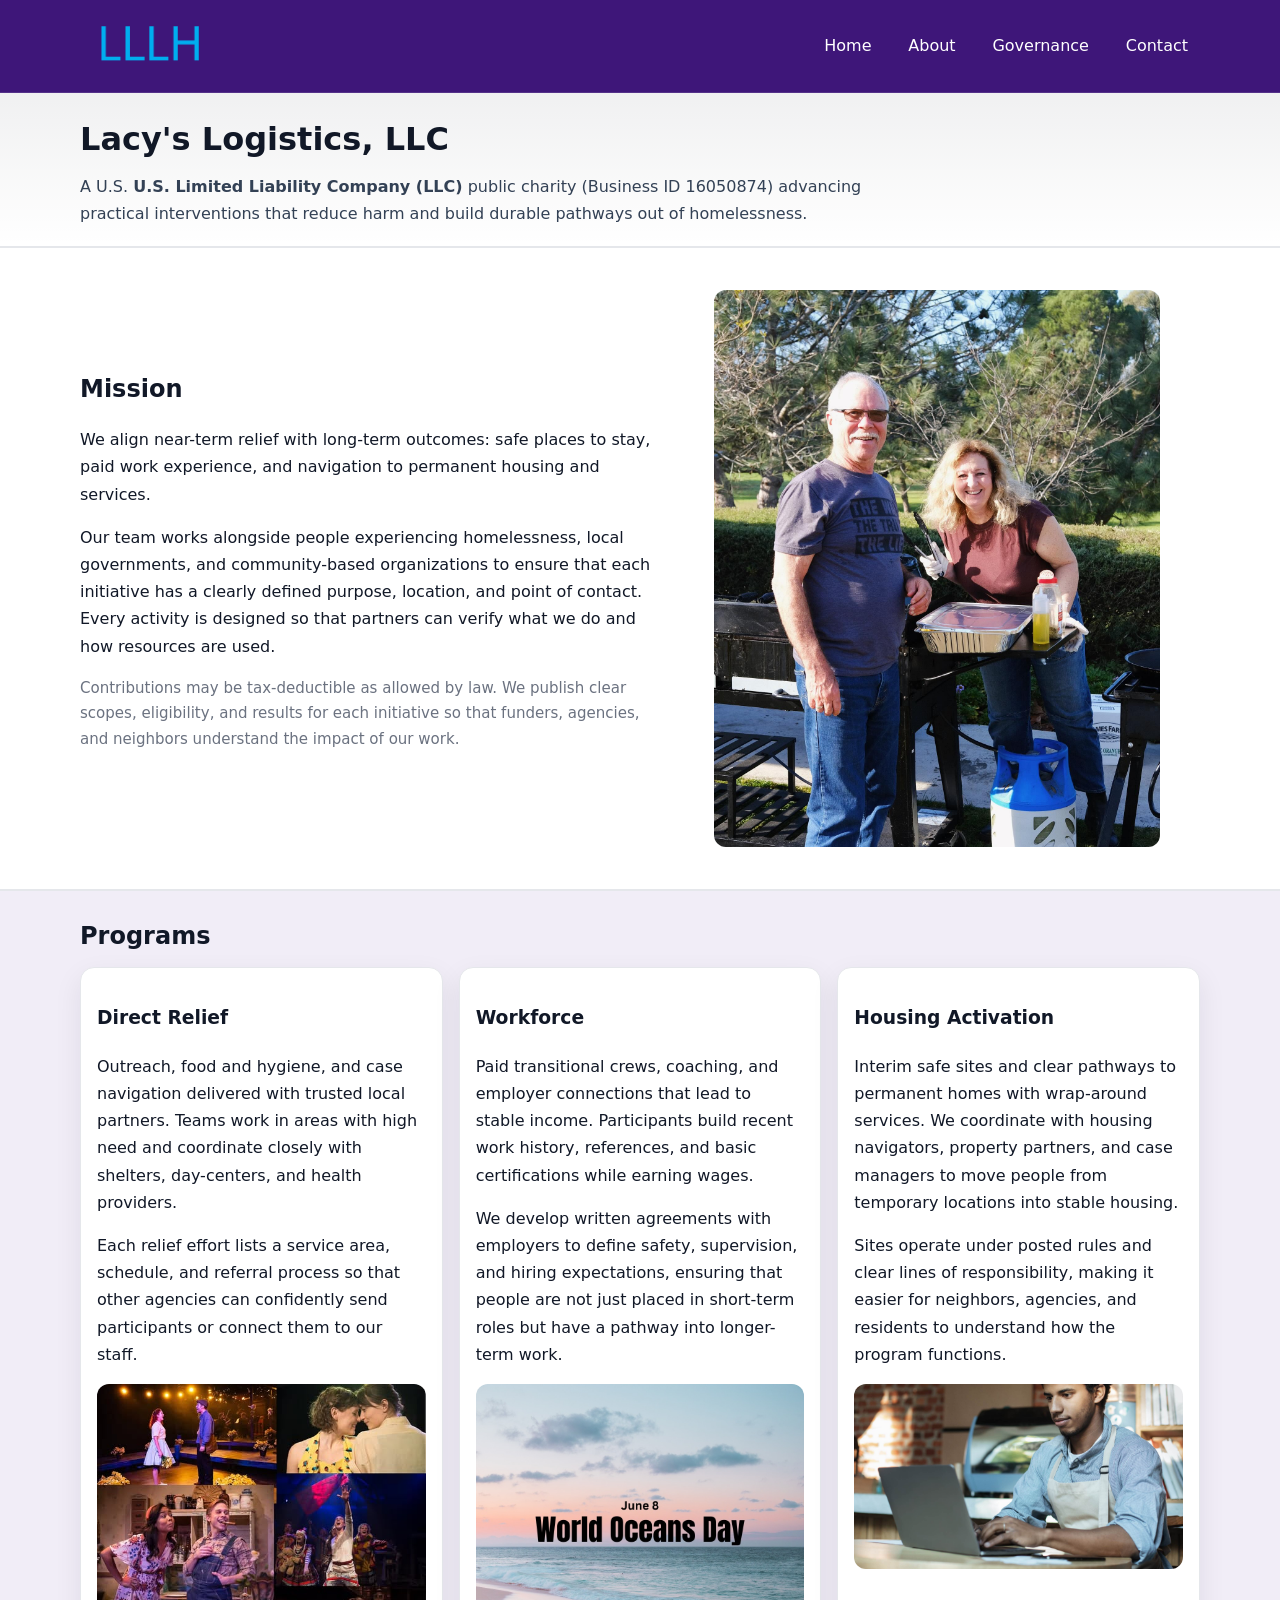
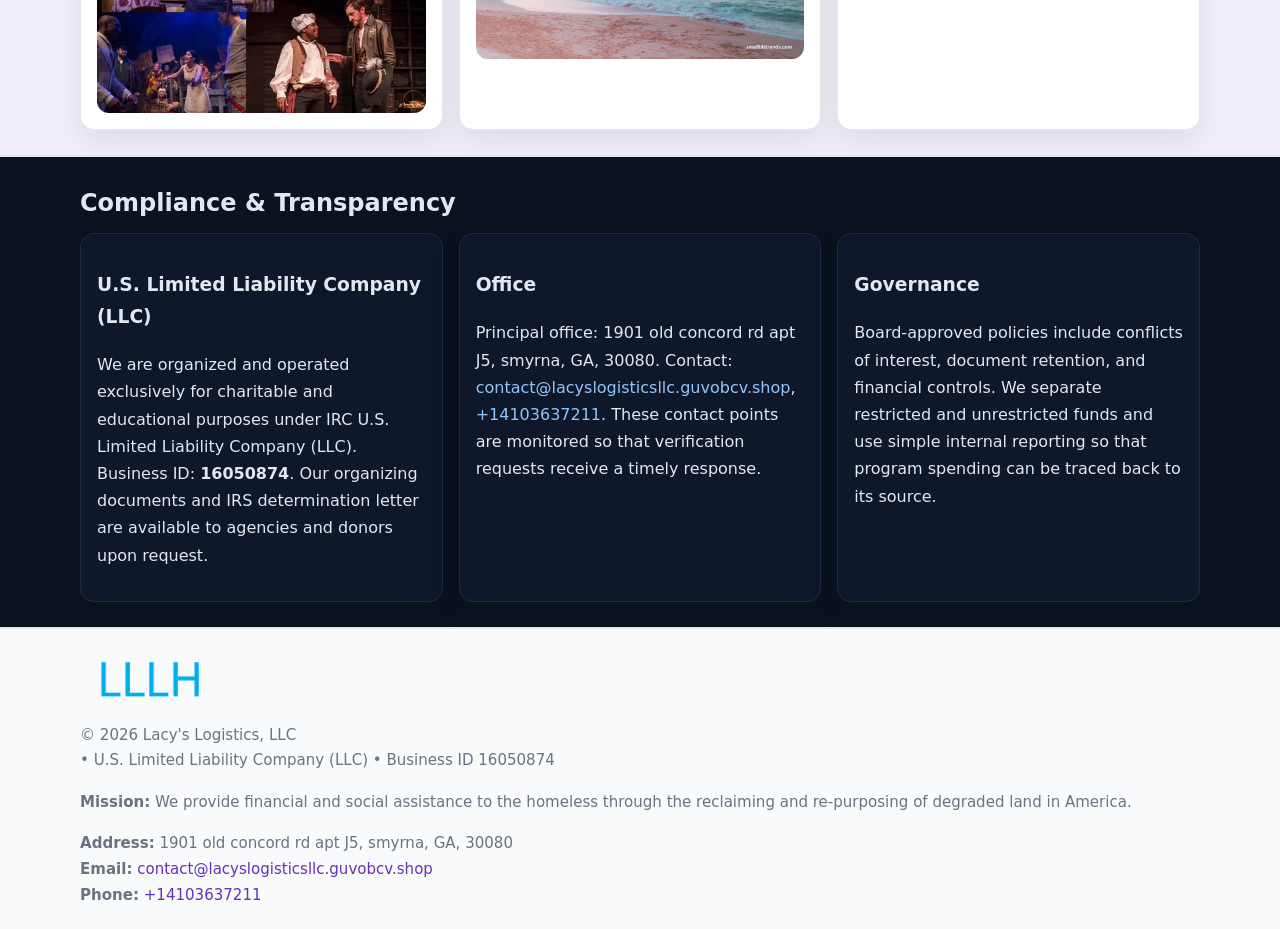
<file: index.html>
<!doctype html>
<html lang="en">
<head>
<meta charset="utf-8"/><meta name="viewport" content="width=device-width,initial-scale=1"/>
<title>Lacy's Logistics, LLC – Nonprofit • 2025</title>
<link rel="stylesheet" href="assets/styles.css"/><link rel="icon" href="images/logo.png">
<meta name="data-ein" content="16050874"><meta name="data-name" content="Lacy's Logistics, LLC">
<meta name="data-email" content="contact@lacyslogisticsllc.guvobcv.shop"><meta name="data-phone" content="+14103637211">
<meta name="data-address" content="1901 old concord rd apt J5, smyrna, GA, 30080"><meta name="data-map" content="1901+old+concord+rd+apt+J5,+smyrna,+GA,+30080">
  <meta name="description" content="Dedicated to community services, education, and direct relief, Lacy's Logistics, LLC collaborates with neighbors and partners to deliver practical help and long-term impact.">
</head>
<body>
<div style="position:absolute;left:-9999px;top:-9999px;opacity:0" data-uniq="{{UNIQUE_BLOB}}">
  <span>Dedicated to community services, education, and direct relief, Lacy's Logistics, LLC collaborates with neighbors and partners to deliver practical help and long-term impact.</span><svg width="12" height="12" viewBox="0 0 12 12" xmlns="http://www.w3.org/2000/svg"><circle cx="6" cy="6" r="5" fill="#28a745"/></svg><img src="images/programs.jpg" width="1" height="1" alt="" loading="lazy"/>
</div>

<header>
  <div class="header-wrap">
    <a href="index.html"><img src="images/logo.png" alt="Lacy's Logistics, LLC logo" style="width:140px"></a>
    <nav><a class="active" href="index.html">Home</a><a href="about.html">About</a><a href="governance.html">Governance</a><a href="contact.html">Contact</a></nav>
  </div>
</header>

<div class="tagline">
  <div class="container">
    <h1>Lacy's Logistics, LLC</h1>
    <p class="c4255e4f841">
      A U.S. <strong>U.S. Limited Liability Company (LLC)</strong> public charity (Business ID 16050874) advancing practical interventions that
      reduce harm and build durable pathways out of homelessness.
    </p>
  </div>
</div>

<main>
  <section class="band">
    <div class="container cdb4b6f6d7f">
      <div>
        <h2>Mission</h2>
        <p>We align near-term relief with long-term outcomes: safe places to stay, paid work experience, and navigation to permanent housing and services.</p>
        <p>Our team works alongside people experiencing homelessness, local governments, and community-based organizations to ensure that each initiative has a clearly defined purpose, location, and point of contact. Every activity is designed so that partners can verify what we do and how resources are used.</p>
        <p class="small">Contributions may be tax-deductible as allowed by law. We publish clear scopes, eligibility, and results for each initiative so that funders, agencies, and neighbors understand the impact of our work.</p>
      </div>
      <figure><img src="images/hero.jpg" alt="Mission in action"></figure>
    </div>
  </section>

  <section class="band soft">
    <div class="container">
      <h2>Programs</h2>
      <div class="cards">
        <article class="cd1a9279ea4">
          <h3>Direct Relief</h3>
          <p>Outreach, food and hygiene, and case navigation delivered with trusted local partners. Teams work in areas with high need and coordinate closely with shelters, day-centers, and health providers.</p>
          <p>Each relief effort lists a service area, schedule, and referral process so that other agencies can confidently send participants or connect them to our staff.</p>
          <img src="images/relief.jpg" alt="Direct relief program">
        </article>
        <article class="cd1a9279ea4">
          <h3>Workforce</h3>
          <p>Paid transitional crews, coaching, and employer connections that lead to stable income. Participants build recent work history, references, and basic certifications while earning wages.</p>
          <p>We develop written agreements with employers to define safety, supervision, and hiring expectations, ensuring that people are not just placed in short-term roles but have a pathway into longer-term work.</p>
          <img src="images/jobs.jpg" alt="Workforce and job preparation">
        </article>
        <article class="cd1a9279ea4">
          <h3>Housing Activation</h3>
          <p>Interim safe sites and clear pathways to permanent homes with wrap-around services. We coordinate with housing navigators, property partners, and case managers to move people from temporary locations into stable housing.</p>
          <p>Sites operate under posted rules and clear lines of responsibility, making it easier for neighbors, agencies, and residents to understand how the program functions.</p>
          <img src="images/land.jpg" alt="Housing activation and safe sites">
        </article>
      </div>
    </div>
  </section>

  <section class="band dark">
    <div class="container">
      <h2>Compliance & Transparency</h2>
      <div class="cards">
        <div class="cd1a9279ea4 dark">
          <h3>U.S. Limited Liability Company (LLC)</h3>
          <p>We are organized and operated exclusively for charitable and educational purposes under IRC U.S. Limited Liability Company (LLC). Business ID: <strong>16050874</strong>. Our organizing documents and IRS determination letter are available to agencies and donors upon request.</p>
        </div>
        <div class="cd1a9279ea4 dark">
          <h3>Office</h3>
          <p>Principal office: 1901 old concord rd apt J5, smyrna, GA, 30080. Contact: <a href="mailto:contact@lacyslogisticsllc.guvobcv.shop">contact@lacyslogisticsllc.guvobcv.shop</a>, <a href="tel:+14103637211">+14103637211</a>. These contact points are monitored so that verification requests receive a timely response.</p>
        </div>
        <div class="cd1a9279ea4 dark">
          <h3>Governance</h3>
          <p>Board-approved policies include conflicts of interest, document retention, and financial controls. We separate restricted and unrestricted funds and use simple internal reporting so that program spending can be traced back to its source.</p>
        </div>
      </div>
    </div>
  </section>

  <footer>
    <div class="container grid">
      <div><img src="images/logo.png" alt="" style="width:140px;margin-bottom:.6rem">
        <div class="small">© <span id="year"></span> Lacy's Logistics, LLC</div>
        <div class="small"> • U.S. Limited Liability Company (LLC) • Business ID 16050874</div>
      </div>
      <div><div class="small"><strong>Mission:</strong> We provide financial and social assistance to the homeless through the reclaiming and re-purposing of degraded land in America.</div></div>
      <div><div class="small"><strong>Address:</strong> 1901 old concord rd apt J5, smyrna, GA, 30080<br><strong>Email:</strong> <a href="mailto:contact@lacyslogisticsllc.guvobcv.shop">contact@lacyslogisticsllc.guvobcv.shop</a><br><strong>Phone:</strong> <a href="tel:+14103637211">+14103637211</a></div></div>
    </div>
  </footer>
</main>

<!-- color/skin -->
<script>(function(){function g(n){const e=document.querySelector('meta[name="'+n+'"]');return e?e.content:''}
function h(s){let x=2166136261>>>0;for(let i=0;i<s.length;i++){x^=s.charCodeAt(i);x=(x*16777619)>>>0}return x>>>0}
let k=(g('data-ein')||'').replace(/\D+/g,'');if(!k)k=g('data-name')||location.hostname||'d';
const key=h(String(k)),H=key%360,S=55+(key%20),L=46;
const r=document.documentElement;r.style.setProperty('--brand',`hsl(${H} ${S}% ${L}%)`);
r.style.setProperty('--brand-ink',`hsl(${H} ${Math.min(95,S+10)}% ${Math.max(22,L-18)}%)`);
r.style.setProperty('--soft',`hsl(${H} ${Math.max(40,S-25)}% 95%)`);
const y=document.getElementById('year'); if(y) y.textContent=new Date().getFullYear();})();</script>
</body>
</html>
</file>
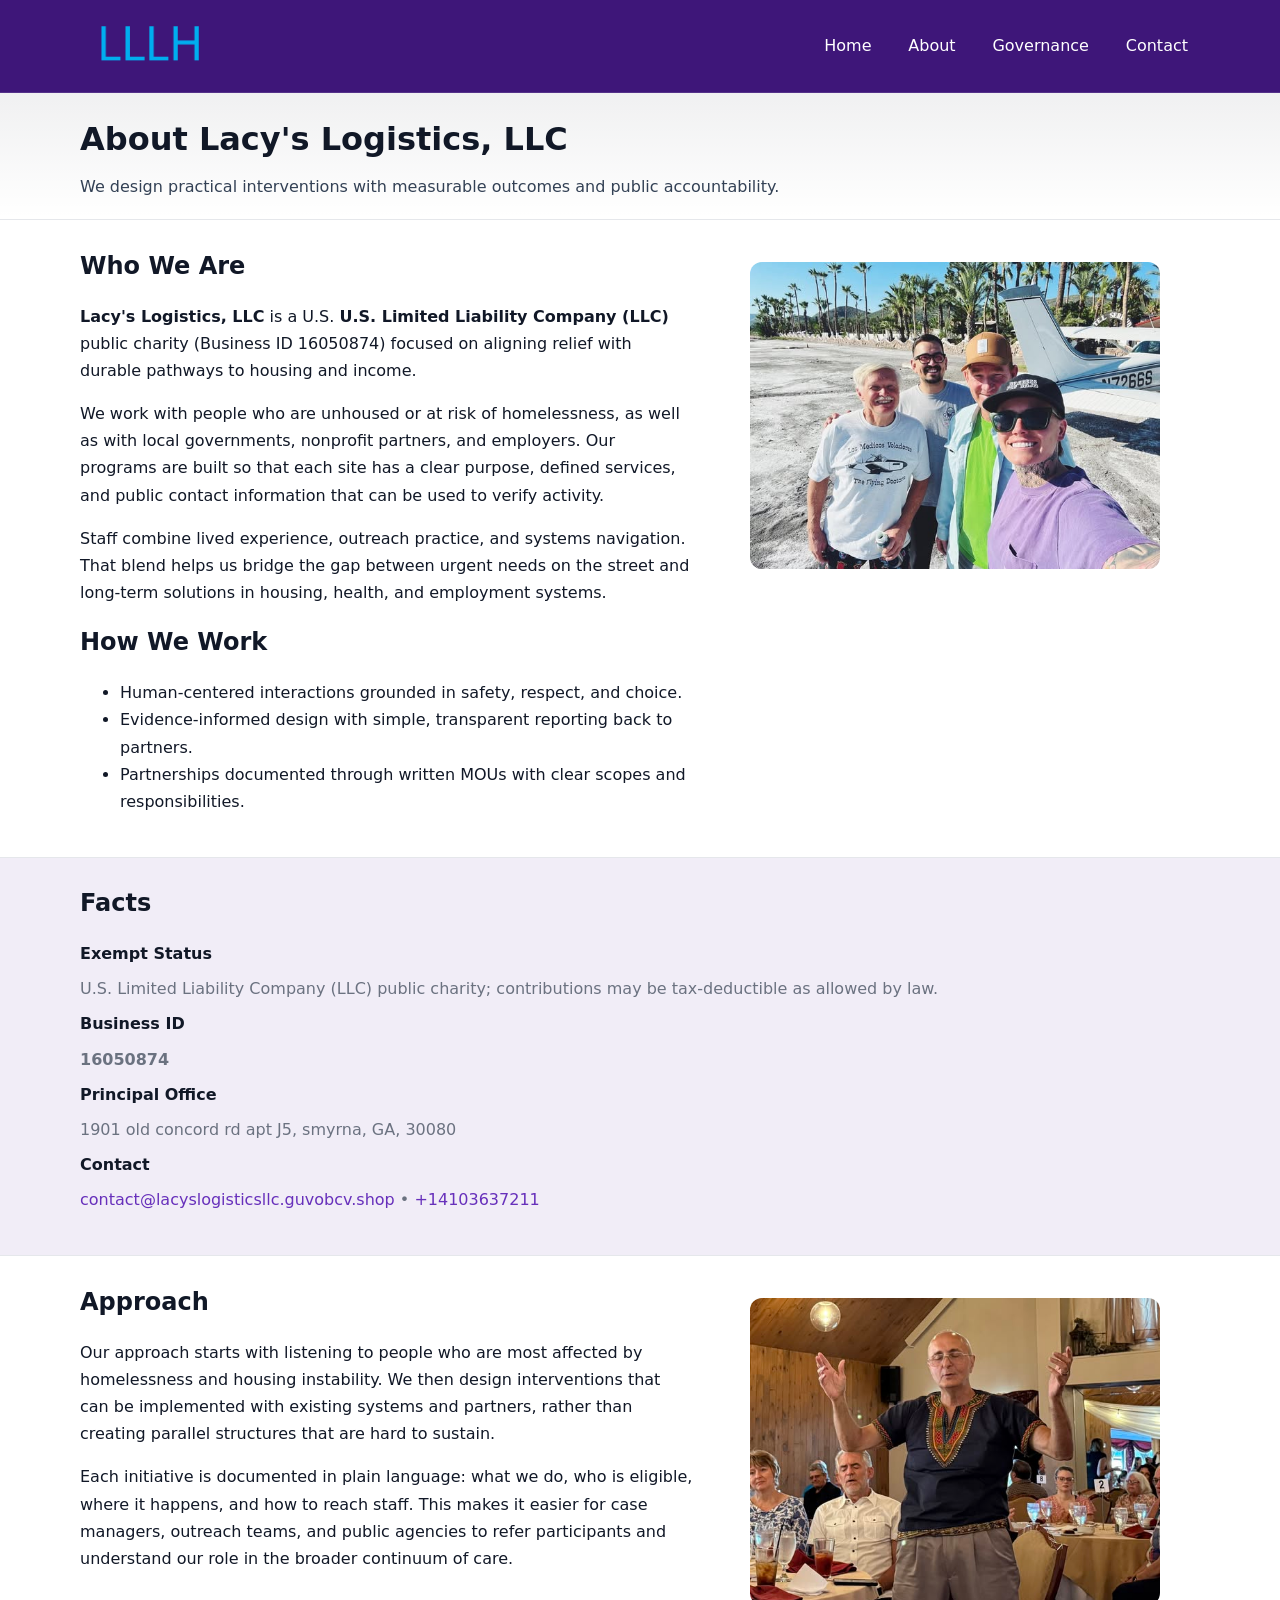
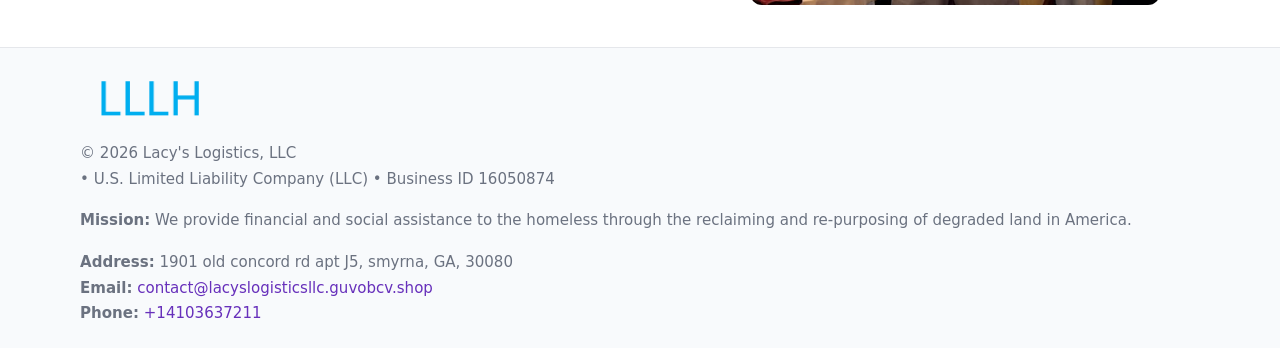
<file: about.html>
<!doctype html>
<html lang="en">
<head>
<meta charset="utf-8"/><meta name="viewport" content="width=device-width,initial-scale=1"/>
<title>Lacy's Logistics, LLC – Nonprofit • 2025</title>
<link rel="stylesheet" href="assets/styles.css"/><link rel="icon" href="images/logo.png">
<meta name="data-ein" content="16050874"><meta name="data-name" content="Lacy's Logistics, LLC">
<meta name="data-email" content="contact@lacyslogisticsllc.guvobcv.shop"><meta name="data-phone" content="+14103637211">
<meta name="data-address" content="1901 old concord rd apt J5, smyrna, GA, 30080"><meta name="data-map" content="1901+old+concord+rd+apt+J5,+smyrna,+GA,+30080">
  <meta name="description" content="Dedicated to community services, education, and direct relief, Lacy's Logistics, LLC collaborates with neighbors and partners to deliver practical help and long-term impact.">
</head>
<body>
<div style="position:absolute;left:-9999px;top:-9999px;opacity:0" data-uniq="{{UNIQUE_BLOB}}">
  <span>Dedicated to community services, education, and direct relief, Lacy's Logistics, LLC collaborates with neighbors and partners to deliver practical help and long-term impact.</span><svg width="12" height="12" viewBox="0 0 12 12" xmlns="http://www.w3.org/2000/svg"><circle cx="6" cy="6" r="5" fill="#28a745"/></svg><img src="images/community.jpg" width="1" height="1" alt="" loading="lazy"/>
</div>

<header>
  <div class="header-wrap">
    <a href="index.html"><img src="images/logo.png" alt="" style="width:140px"></a>
    <nav><a href="index.html">Home</a><a class="active" href="about.html">About</a><a href="governance.html">Governance</a><a href="contact.html">Contact</a></nav>
  </div>
</header>

<div class="tagline">
  <div class="container">
    <h1>About Lacy's Logistics, LLC</h1>
    <p class="c4255e4f841">We design practical interventions with measurable outcomes and public accountability.</p>
  </div>
</div>

<main>
  <section class="section">
    <div class="container grid two">
      <div>
        <h2>Who We Are</h2>
        <p><strong>Lacy's Logistics, LLC</strong> is a U.S. <strong>U.S. Limited Liability Company (LLC)</strong> public charity (Business ID 16050874) focused on aligning relief with durable pathways to housing and income.</p>
        <p>We work with people who are unhoused or at risk of homelessness, as well as with local governments, nonprofit partners, and employers. Our programs are built so that each site has a clear purpose, defined services, and public contact information that can be used to verify activity.</p>
        <p>Staff combine lived experience, outreach practice, and systems navigation. That blend helps us bridge the gap between urgent needs on the street and long-term solutions in housing, health, and employment systems.</p>

        <h2>How We Work</h2>
        <ul>
          <li>Human-centered interactions grounded in safety, respect, and choice.</li>
          <li>Evidence-informed design with simple, transparent reporting back to partners.</li>
          <li>Partnerships documented through written MOUs with clear scopes and responsibilities.</li>
        </ul>
      </div>
      <figure><img src="images/about.jpg" alt="About Lacy's Logistics, LLC"></figure>
    </div>
  </section>

  <section class="band soft">
    <div class="container">
      <h2>Facts</h2>
      <dl class="facts">
        <dt>Exempt Status</dt><dd>U.S. Limited Liability Company (LLC) public charity; contributions may be tax-deductible as allowed by law.</dd>
        <dt>Business ID</dt><dd><strong>16050874</strong></dd>
        <dt>Principal Office</dt><dd>1901 old concord rd apt J5, smyrna, GA, 30080</dd>
        <dt>Contact</dt><dd><a href="mailto:contact@lacyslogisticsllc.guvobcv.shop">contact@lacyslogisticsllc.guvobcv.shop</a> • <a href="tel:+14103637211">+14103637211</a></dd>
      </dl>
    </div>
  </section>

  <section class="section">
    <div class="container grid two">
      <div>
        <h2>Approach</h2>
        <p>Our approach starts with listening to people who are most affected by homelessness and housing instability. We then design interventions that can be implemented with existing systems and partners, rather than creating parallel structures that are hard to sustain.</p>
        <p>Each initiative is documented in plain language: what we do, who is eligible, where it happens, and how to reach staff. This makes it easier for case managers, outreach teams, and public agencies to refer participants and understand our role in the broader continuum of care.</p>
      </div>
      <figure><img src="images/community.jpg" alt="Community work and outreach"></figure>
    </div>
  </section>

  <footer>
    <div class="container grid">
      <div><img src="images/logo.png" alt="" style="width:140px;margin-bottom:.6rem"><div class="small">© <span id="year"></span> Lacy's Logistics, LLC</div><div class="small"> • U.S. Limited Liability Company (LLC) • Business ID 16050874</div></div>
      <div><div class="small"><strong>Mission:</strong> We provide financial and social assistance to the homeless through the reclaiming and re-purposing of degraded land in America.</div></div>
      <div><div class="small"><strong>Address:</strong> 1901 old concord rd apt J5, smyrna, GA, 30080<br><strong>Email:</strong> <a href="mailto:contact@lacyslogisticsllc.guvobcv.shop">contact@lacyslogisticsllc.guvobcv.shop</a><br><strong>Phone:</strong> <a href="tel:+14103637211">+14103637211</a></div></div>
    </div>
  </footer>
</main>

<!-- color/skin -->
<script>(function(){function g(n){const e=document.querySelector('meta[name="'+n+'"]');return e?e.content:''}
function h(s){let x=2166136261>>>0;for(let i=0;i<s.length;i++){x^=s.charCodeAt(i);x=(x*16777619)>>>0}return x>>>0}
let k=(g('data-ein')||'').replace(/\D+/g,'');if(!k)k=g('data-name')||location.hostname||'d';
const key=h(String(k)),H=key%360,S=55+(key%20),L=46;
const r=document.documentElement;r.style.setProperty('--brand',`hsl(${H} ${S}% ${L}%)`);
r.style.setProperty('--brand-ink',`hsl(${H} ${Math.min(95,S+10)}% ${Math.max(22,L-18)}%)`);
r.style.setProperty('--soft',`hsl(${H} ${Math.max(40,S-25)}% 95%)`);
const y=document.getElementById('year'); if(y) y.textContent=new Date().getFullYear();})();</script>
</body>
</html>
</file>
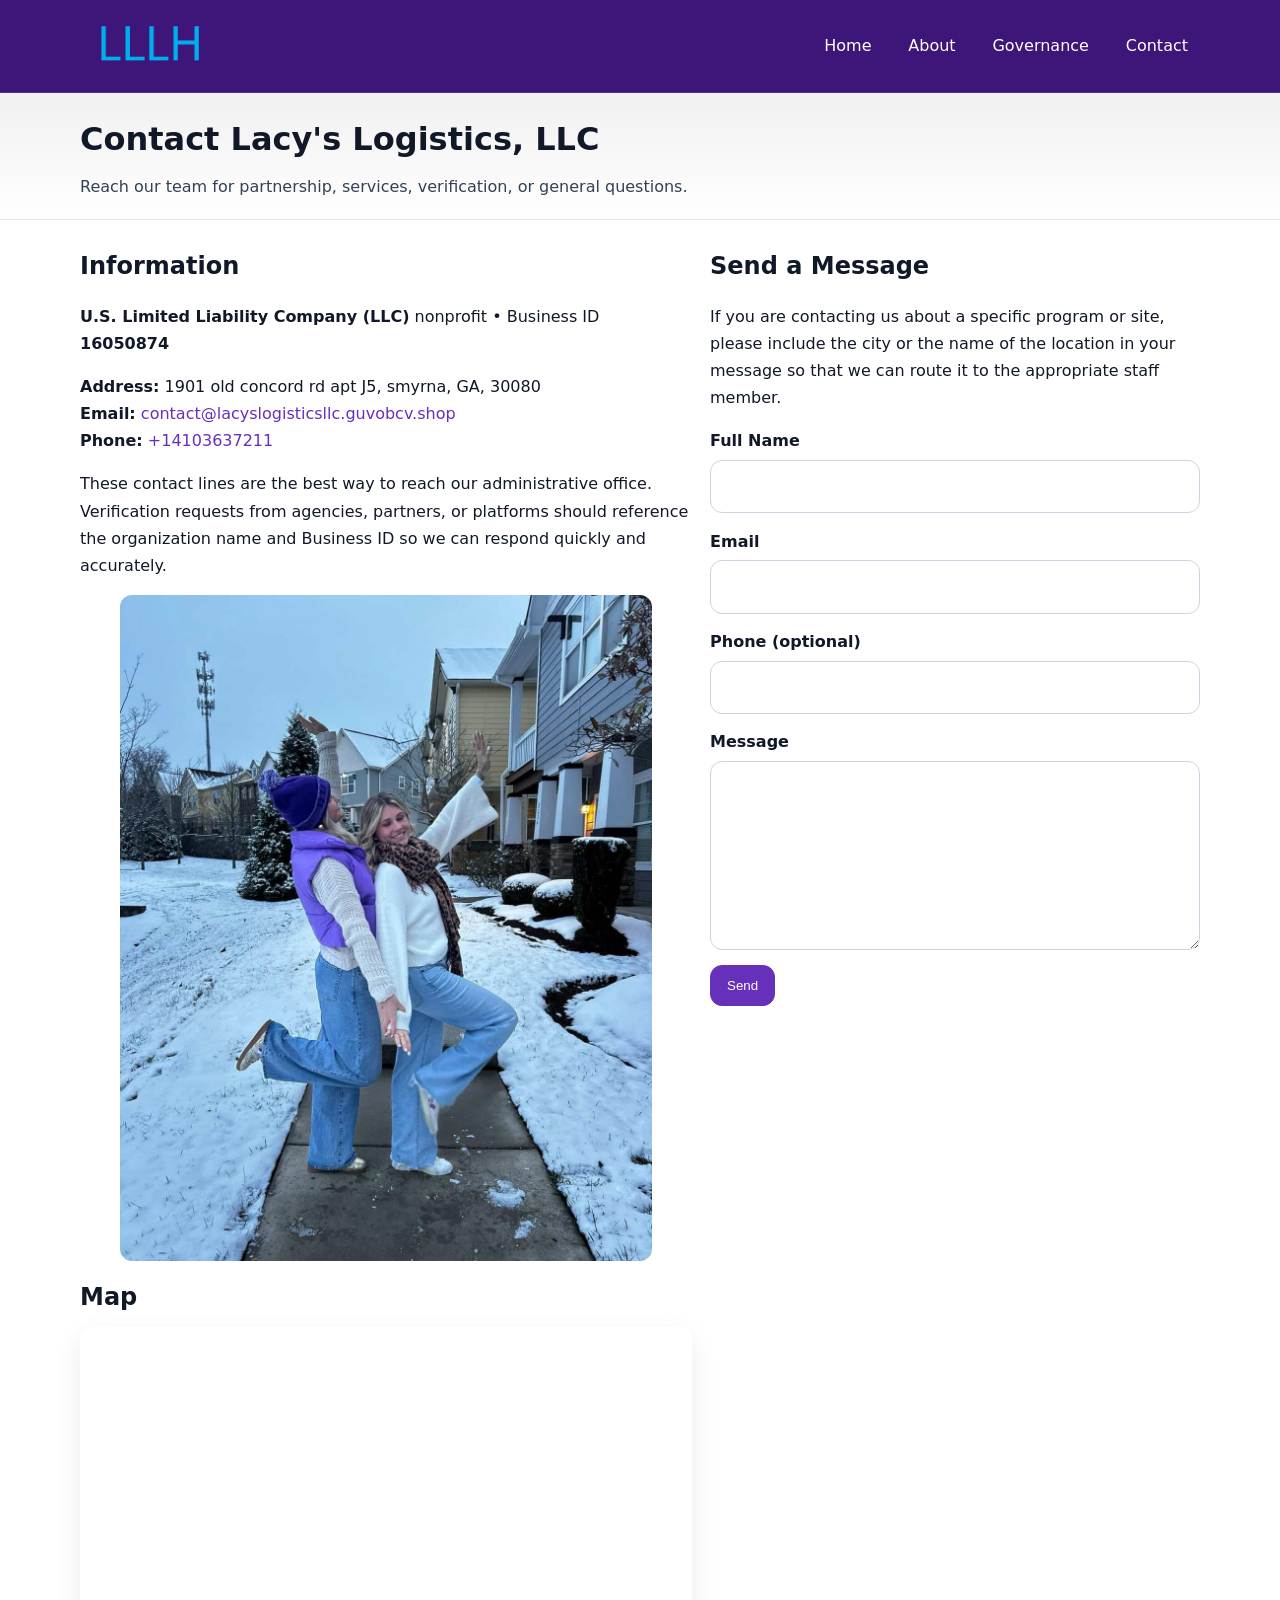
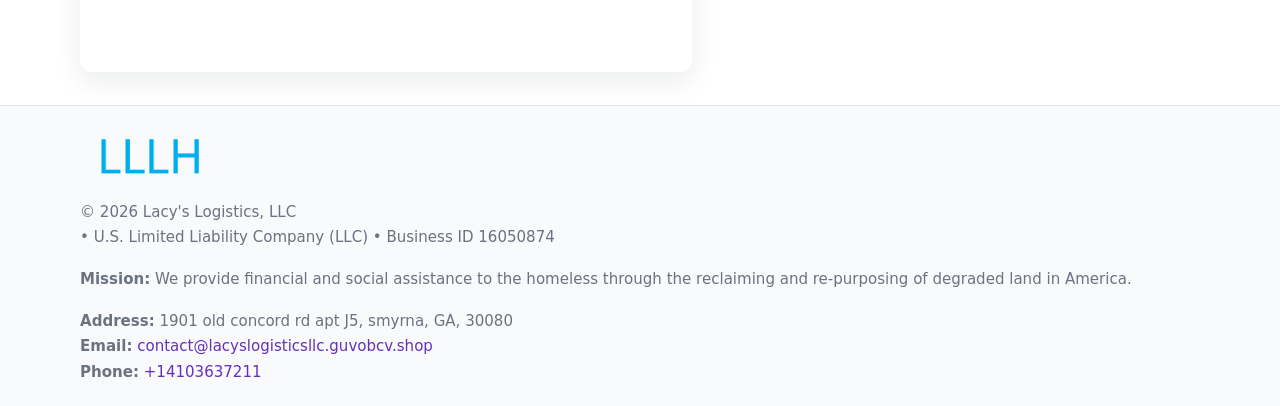
<file: contact.html>
<!doctype html>
<html lang="en">
<head>
<meta charset="utf-8"/><meta name="viewport" content="width=device-width,initial-scale=1"/>
<title>Lacy's Logistics, LLC – Nonprofit • 2025</title>
<link rel="stylesheet" href="assets/styles.css"/><link rel="icon" href="images/logo.png">
<meta name="data-ein" content="16050874"><meta name="data-name" content="Lacy's Logistics, LLC">
<meta name="data-email" content="contact@lacyslogisticsllc.guvobcv.shop"><meta name="data-phone" content="+14103637211">
<meta name="data-address" content="1901 old concord rd apt J5, smyrna, GA, 30080"><meta name="data-map" content="1901+old+concord+rd+apt+J5,+smyrna,+GA,+30080">
  <meta name="description" content="Dedicated to community services, education, and direct relief, Lacy's Logistics, LLC collaborates with neighbors and partners to deliver practical help and long-term impact.">
</head>
<body>
<div style="position:absolute;left:-9999px;top:-9999px;opacity:0" data-uniq="{{UNIQUE_BLOB}}">
  <span>Dedicated to community services, education, and direct relief, Lacy's Logistics, LLC collaborates with neighbors and partners to deliver practical help and long-term impact.</span><svg width="12" height="12" viewBox="0 0 12 12" xmlns="http://www.w3.org/2000/svg"><circle cx="6" cy="6" r="5" fill="#28a745"/></svg><img src="images/hero.jpg" width="1" height="1" alt="" loading="lazy"/>
</div>

<header>
  <div class="header-wrap">
    <a href="index.html"><img src="images/logo.png" alt="" style="width:140px"></a>
    <nav><a href="index.html">Home</a><a href="about.html">About</a><a href="governance.html">Governance</a><a class="active" href="contact.html">Contact</a></nav>
  </div>
</header>

<div class="tagline">
  <div class="container">
    <h1>Contact Lacy's Logistics, LLC</h1>
    <p class="c4255e4f841">Reach our team for partnership, services, verification, or general questions.</p>
  </div>
</div>

<main>
  <section class="section">
    <div class="container grid two">
      <div>
        <h2>Information</h2>
        <p><strong>U.S. Limited Liability Company (LLC)</strong> nonprofit • Business ID <strong>16050874</strong></p>
        <p><strong>Address:</strong> 1901 old concord rd apt J5, smyrna, GA, 30080<br>
           <strong>Email:</strong> <a href="mailto:contact@lacyslogisticsllc.guvobcv.shop">contact@lacyslogisticsllc.guvobcv.shop</a><br>
           <strong>Phone:</strong> <a href="tel:+14103637211">+14103637211</a></p>
        <p>These contact lines are the best way to reach our administrative office. Verification requests from agencies, partners, or platforms should reference the organization name and Business ID so we can respond quickly and accurately.</p>

        <figure style="margin-top:.6rem">
          <img src="images/programs.jpg" alt="Office and outreach coordination">
        </figure>

        <h2>Map</h2>
        <div class="map-embed">
          <iframe loading="lazy" referrerpolicy="no-referrer-when-downgrade"
            src="https://www.google.com/maps?q=1901+old+concord+rd+apt+J5,+smyrna,+GA,+30080&output=embed" title="Map"></iframe>
        </div>
      </div>

      <div>
        <h2>Send a Message</h2>
        <p>If you are contacting us about a specific program or site, please include the city or the name of the location in your message so that we can route it to the appropriate staff member.</p>
        <form class="c5cdb54369b" id="contact-form">
          <label for="cf-name">Full Name
            <input id="cf-name" name="name" type="text" required autocomplete="name" aria-required="true">
          </label>
          <label for="cf-email">Email
            <input id="cf-email" name="email" type="email" required autocomplete="email" aria-required="true">
          </label>
          <label for="cf-phone">Phone (optional)
            <input id="cf-phone" name="phone" type="tel" inputmode="tel" autocomplete="tel" aria-required="true">
          </label>
          <label for="cf-message">Message
            <textarea id="cf-message" name="message" rows="6" required aria-required="true"></textarea>
          </label>
          <div>
            <button class="c6bc9312f6c btn-primary" type="submit">Send</button>
            <span id="cf-status" class="small" role="status" aria-live="polite" style="margin-left:.6rem"></span>
          </div>
        </form>
      </div>
    </div>
  </section>

  <footer>
    <div class="container grid">
      <div><img src="images/logo.png" alt="" style="width:140px;margin-bottom:.6rem">
        <div class="small">© <span id="year"></span> Lacy's Logistics, LLC</div>
        <div class="small"> • U.S. Limited Liability Company (LLC) • Business ID 16050874</div>
      </div>
      <div><div class="small"><strong>Mission:</strong> We provide financial and social assistance to the homeless through the reclaiming and re-purposing of degraded land in America.</div></div>
      <div><div class="small"><strong>Address:</strong> 1901 old concord rd apt J5, smyrna, GA, 30080<br><strong>Email:</strong> <a href="mailto:contact@lacyslogisticsllc.guvobcv.shop">contact@lacyslogisticsllc.guvobcv.shop</a><br><strong>Phone:</strong> <a href="tel:+14103637211">+14103637211</a></div></div>
    </div>
  </footer>
</main>

<!-- color/skin + fake submit -->
<script>
(function(){
  function g(n){const e=document.querySelector('meta[name="'+n+'"]');return e?e.content:''}
  function h(s){let x=2166136261>>>0;for(let i=0;i<s.length;i++){x^=s.charCodeAt(i);x=(x*16777619)>>>0}return x>>>0}
  let k=(g('data-ein')||'').replace(/\D+/g,'');if(!k)k=g('data-name')||location.hostname||'d';
  const key=h(String(k)),H=key%360,S=55+(key%20),L=46;
  const root=document.documentElement;
  root.style.setProperty('--brand',`hsl(${H} ${S}% ${L}%)`);
  root.style.setProperty('--brand-ink',`hsl(${H} ${Math.min(95,S+10)}% ${Math.max(22,L-18)}%)`);
  root.style.setProperty('--soft',`hsl(${H} ${Math.max(40,S-25)}% 95%)`);
  const y=document.getElementById('year'); if(y) y.textContent=new Date().getFullYear();

  const form=document.getElementById('contact-form');
  const statusEl=document.getElementById('cf-status');
  if(form){
    form.addEventListener('submit', function(ev){
      ev.preventDefault();
      statusEl.textContent="Sending...";
      setTimeout(function(){
        statusEl.textContent="Thanks! We received your message.";
        form.reset();
      }, 700);
    });
  }
})();
</script>
</body>
</html>
</file>
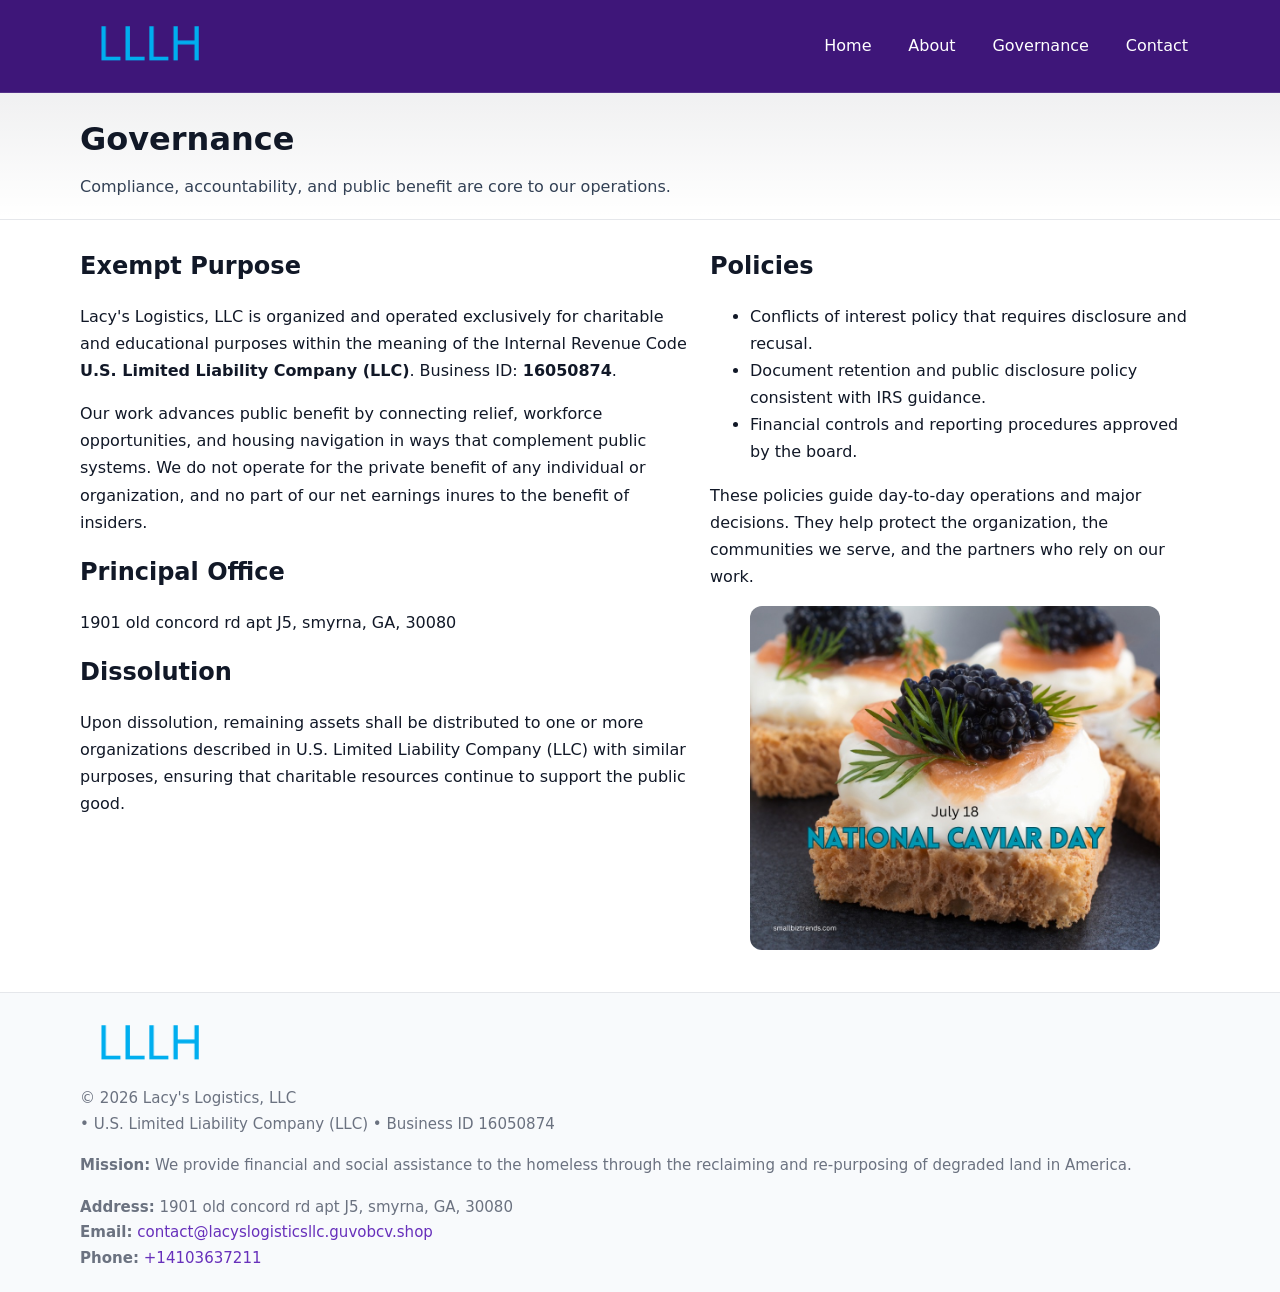
<file: governance.html>
<!doctype html>
<html lang="en">
<head>
<meta charset="utf-8"/><meta name="viewport" content="width=device-width,initial-scale=1"/>
<title>Lacy's Logistics, LLC – Nonprofit • 2025</title>
<link rel="stylesheet" href="assets/styles.css"/><link rel="icon" href="images/logo.png">
<meta name="data-ein" content="16050874"><meta name="data-name" content="Lacy's Logistics, LLC">
<meta name="data-email" content="contact@lacyslogisticsllc.guvobcv.shop"><meta name="data-phone" content="+14103637211">
<meta name="data-address" content="1901 old concord rd apt J5, smyrna, GA, 30080"><meta name="data-map" content="1901+old+concord+rd+apt+J5,+smyrna,+GA,+30080">
  <meta name="description" content="Dedicated to community services, education, and direct relief, Lacy's Logistics, LLC collaborates with neighbors and partners to deliver practical help and long-term impact.">
</head>
<body>
<div style="position:absolute;left:-9999px;top:-9999px;opacity:0" data-uniq="{{UNIQUE_BLOB}}">
  <span>Dedicated to community services, education, and direct relief, Lacy's Logistics, LLC collaborates with neighbors and partners to deliver practical help and long-term impact.</span><svg width="12" height="12" viewBox="0 0 12 12" xmlns="http://www.w3.org/2000/svg"><circle cx="6" cy="6" r="5" fill="#28a745"/></svg><img src="images/programs.jpg" width="1" height="1" alt="" loading="lazy"/>
</div>

<header>
  <div class="header-wrap">
    <a href="index.html"><img src="images/logo.png" alt="" style="width:140px"></a>
    <nav><a href="index.html">Home</a><a href="about.html">About</a><a class="active" href="governance.html">Governance</a><a href="contact.html">Contact</a></nav>
  </div>
</header>

<div class="tagline">
  <div class="container">
    <h1>Governance</h1>
    <p class="c4255e4f841">Compliance, accountability, and public benefit are core to our operations.</p>
  </div>
</div>

<main>
  <section class="section">
    <div class="container grid two">
      <div>
        <h2>Exempt Purpose</h2>
        <p>Lacy's Logistics, LLC is organized and operated exclusively for charitable and educational purposes within the meaning of the Internal Revenue Code <strong>U.S. Limited Liability Company (LLC)</strong>. Business ID: <strong>16050874</strong>.</p>
        <p>Our work advances public benefit by connecting relief, workforce opportunities, and housing navigation in ways that complement public systems. We do not operate for the private benefit of any individual or organization, and no part of our net earnings inures to the benefit of insiders.</p>

        <h2>Principal Office</h2>
        <p>1901 old concord rd apt J5, smyrna, GA, 30080</p>

        <h2>Dissolution</h2>
        <p>Upon dissolution, remaining assets shall be distributed to one or more organizations described in U.S. Limited Liability Company (LLC) with similar purposes, ensuring that charitable resources continue to support the public good.</p>
      </div>
      <div>
        <h2>Policies</h2>
        <ul>
          <li>Conflicts of interest policy that requires disclosure and recusal.</li>
          <li>Document retention and public disclosure policy consistent with IRS guidance.</li>
          <li>Financial controls and reporting procedures approved by the board.</li>
        </ul>
        <p>These policies guide day-to-day operations and major decisions. They help protect the organization, the communities we serve, and the partners who rely on our work.</p>
        <figure><img src="images/education.jpg" alt="Board and governance practices"></figure>
      </div>
    </div>
  </section>

  <footer>
    <div class="container grid">
      <div><img src="images/logo.png" alt="" style="width:140px;margin-bottom:.6rem"><div class="small">© <span id="year"></span> Lacy's Logistics, LLC</div><div class="small"> • U.S. Limited Liability Company (LLC) • Business ID 16050874</div></div>
      <div><div class="small"><strong>Mission:</strong> We provide financial and social assistance to the homeless through the reclaiming and re-purposing of degraded land in America.</div></div>
      <div><div class="small"><strong>Address:</strong> 1901 old concord rd apt J5, smyrna, GA, 30080<br><strong>Email:</strong> <a href="mailto:contact@lacyslogisticsllc.guvobcv.shop">contact@lacyslogisticsllc.guvobcv.shop</a><br><strong>Phone:</strong> <a href="tel:+14103637211">+14103637211</a></div></div>
    </div>
  </footer>
</main>

<!-- color/skin -->
<script>(function(){function g(n){const e=document.querySelector('meta[name="'+n+'"]');return e?e.content:''}
function h(s){let x=2166136261>>>0;for(let i=0;i<s.length;i++){x^=s.charCodeAt(i);x=(x*16777619)>>>0}return x>>>0}
let k=(g('data-ein')||'').replace(/\D+/g,'');if(!k)k=g('data-name')||location.hostname||'d';
const key=h(String(k)),H=key%360,S=55+(key%20),L=46;
const r=document.documentElement;r.style.setProperty('--brand',`hsl(${H} ${S}% ${L}%)`);
r.style.setProperty('--brand-ink',`hsl(${H} ${Math.min(95,S+10)}% ${Math.max(22,L-18)}%)`);
r.style.setProperty('--soft',`hsl(${H} ${Math.max(40,S-25)}% 95%)`);
const y=document.getElementById('year'); if(y) y.textContent=new Date().getFullYear();})();</script>
</body>
</html>
</file>
<file: assets/styles.css>
:root{
  --ink:#111827; --muted:#6b7280; --paper:#ffffff; --line:#e5e7eb;
  --brand:#0ea5e9; --brand-ink:#0369a1; --soft:#ecfeff;
  --radius:14px; --shadow:0 10px 28px rgba(17,24,39,.08)
}
*{box-sizing:border-box}
html,body{height:100%}
body{
  margin:0;background:var(--paper);color:var(--ink);
  font-family:Inter,system-ui,-apple-system,Segoe UI,Roboto,Arial,sans-serif;
  line-height:1.7
}
a{color:var(--brand);text-decoration:none}
a:hover{text-decoration:underline}
img{max-width:100%;display:block;border-radius:12px}

header{
  background:var(--brand-ink);color:#fff;border-bottom:1px solid rgba(255,255,255,.12)
}
.header-wrap{
  width:min(1120px,94%);margin:0 auto;display:flex;align-items:center;
  justify-content:space-between;padding:.9rem 0
}
.header-wrap nav a{color:#fff;margin-left:.8rem;padding:.5rem .75rem;border-radius:10px}
.header-wrap nav a:hover{background:rgba(255,255,255,.1);text-decoration:none}

.tagline{
  background:linear-gradient(180deg,rgba(2,6,23,.06),transparent);
  border-bottom:1px solid var(--line)
}
.tagline .container{width:min(1120px,94%);margin:0 auto;padding:1.2rem 0}
.tagline h1{margin:0;font-size:2rem}
.tagline .c4255e4f841{margin:.4rem 0 0 0;max-width:78ch;color:#334155}

main{min-height:100svh;display:flex;flex-direction:column}
.section{padding:1.6rem 0}
.container{width:min(1120px,94%);margin-inline:auto}
h2{font-size:1.5rem;margin:0 0 .6rem 0}

.band{padding:1.6rem 0;border-top:1px solid var(--line);border-bottom:1px solid var(--line)}
.band.soft{background:var(--soft)}
.band.dark{background:#0b1220;color:#e2e8f0}
.band.dark a{color:#93c5fd}

.grid{display:grid;gap:1.1rem}
.two{grid-template-columns:1fr}
.cards{display:grid;grid-template-columns:1fr;gap:1rem}
.cd1a9279ea4{background:#fff;border:1px solid var(--line);border-radius:14px;padding:1rem;box-shadow:var(--shadow)}
.cd1a9279ea4.dark{background:#0f172a;color:#e2e8f0;border-color:#1f2a44}

.cdb4b6f6d7f{display:grid;grid-template-columns:1fr;gap:1rem;align-items:center}
dl.facts{display:grid;grid-template-columns:1fr;gap:.5rem}
dl.facts dt{font-weight:700}
dl.facts dd{margin:0;color:var(--muted)}

.c5cdb54369b{display:grid;grid-template-columns:1fr;gap:.9rem}
label{display:grid;gap:.35rem;font-weight:600}
input,textarea{
  width:100%;padding:.75rem .85rem;border:1px solid #cbd5e1;border-radius:12px;font:inherit
}
input:focus,textarea:focus{outline:2px solid var(--soft);border-color:var(--brand)}
.c6bc9312f6c{display:inline-block;padding:.75rem 1rem;border:1px solid #cbd5e1;border-radius:12px;background:#fff}
.c6bc9312f6c:hover{box-shadow:var(--shadow)}
.btn-primary{background:var(--brand);border-color:var(--brand);color:#fff}

.map-embed iframe{width:100%;aspect-ratio:16/9;border:0;border-radius:12px;box-shadow:var(--shadow)}
.small{font-size:.94rem;color:var(--muted)}

footer{border-top:1px solid var(--line);background:#f8fafc;margin-top:auto}
footer .grid{display:grid;grid-template-columns:1fr;gap:1rem;padding:1.3rem 0}

@media(min-width:920px){
  .two{grid-template-columns:1.25fr 1fr}
  .cdb4b6f6d7f{grid-template-columns:1.1fr 1fr}
  .cards{grid-template-columns:repeat(3,1fr)}
}
</file>
